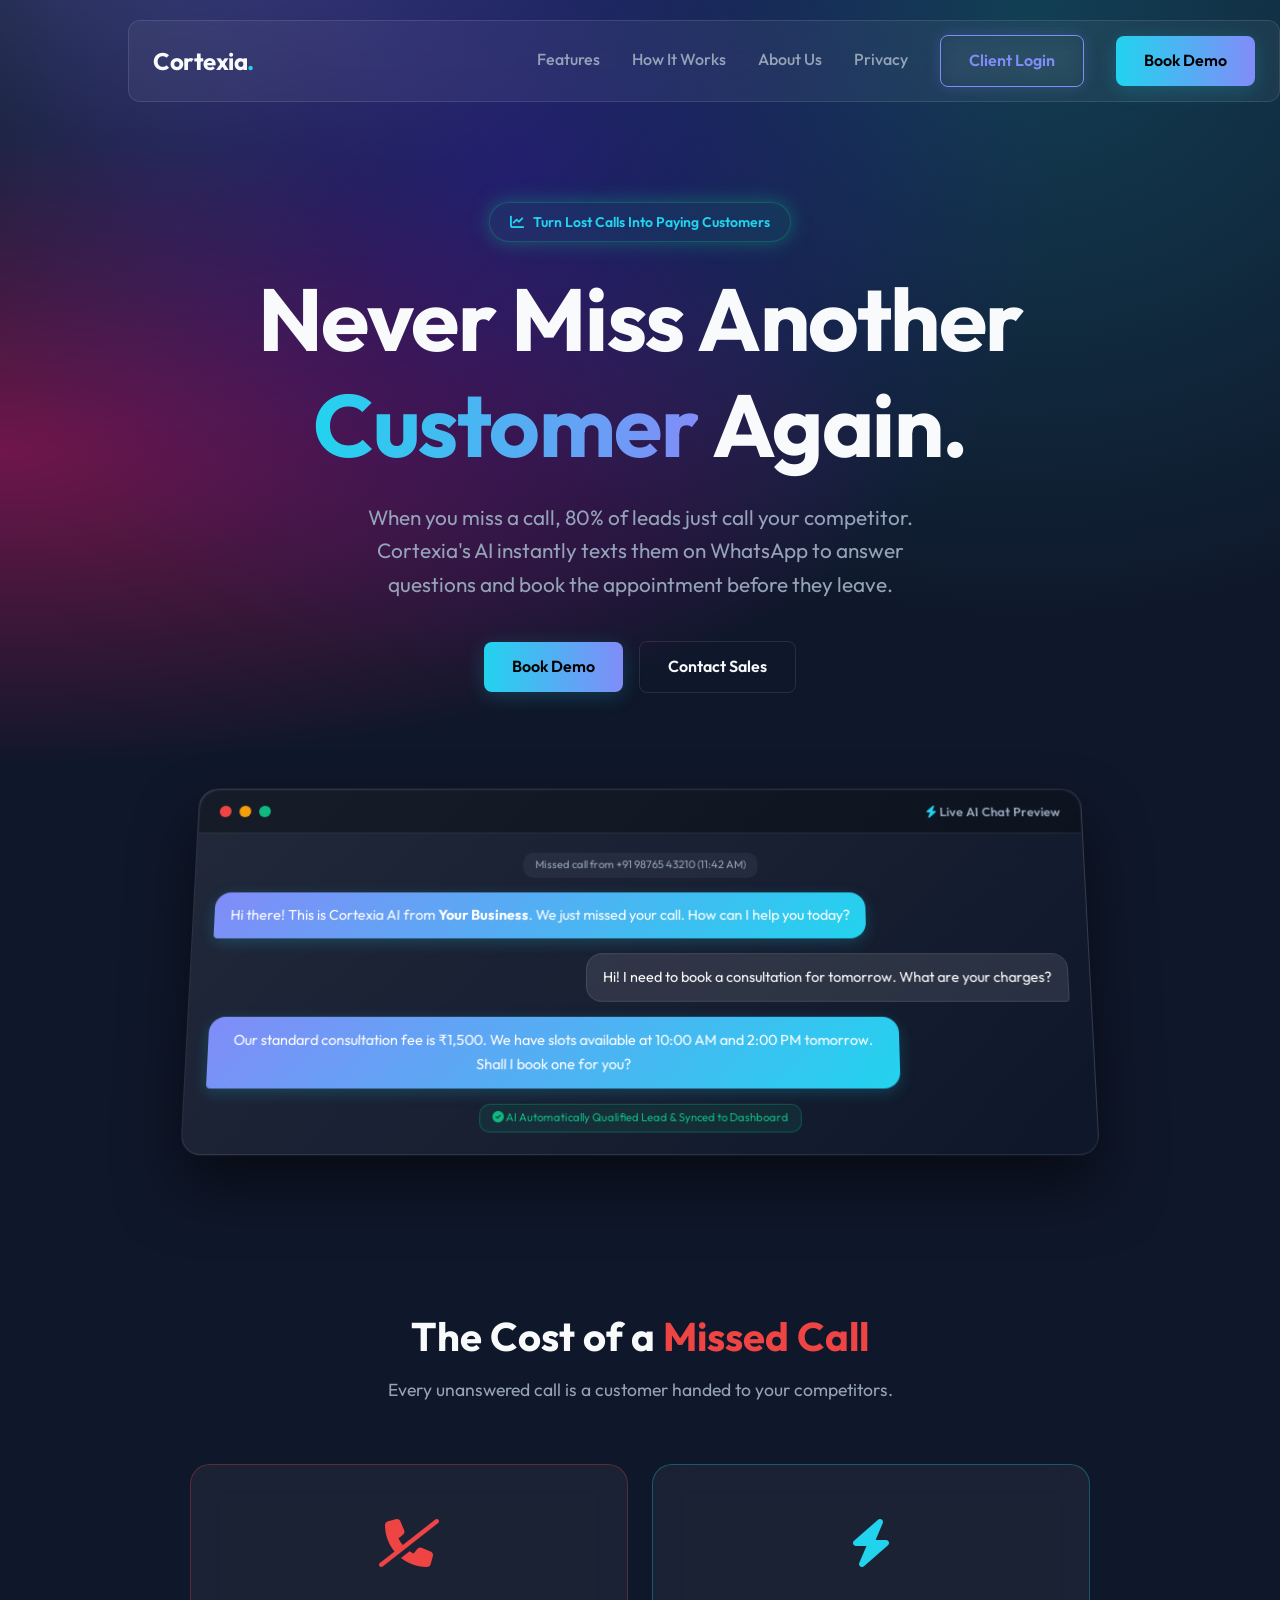
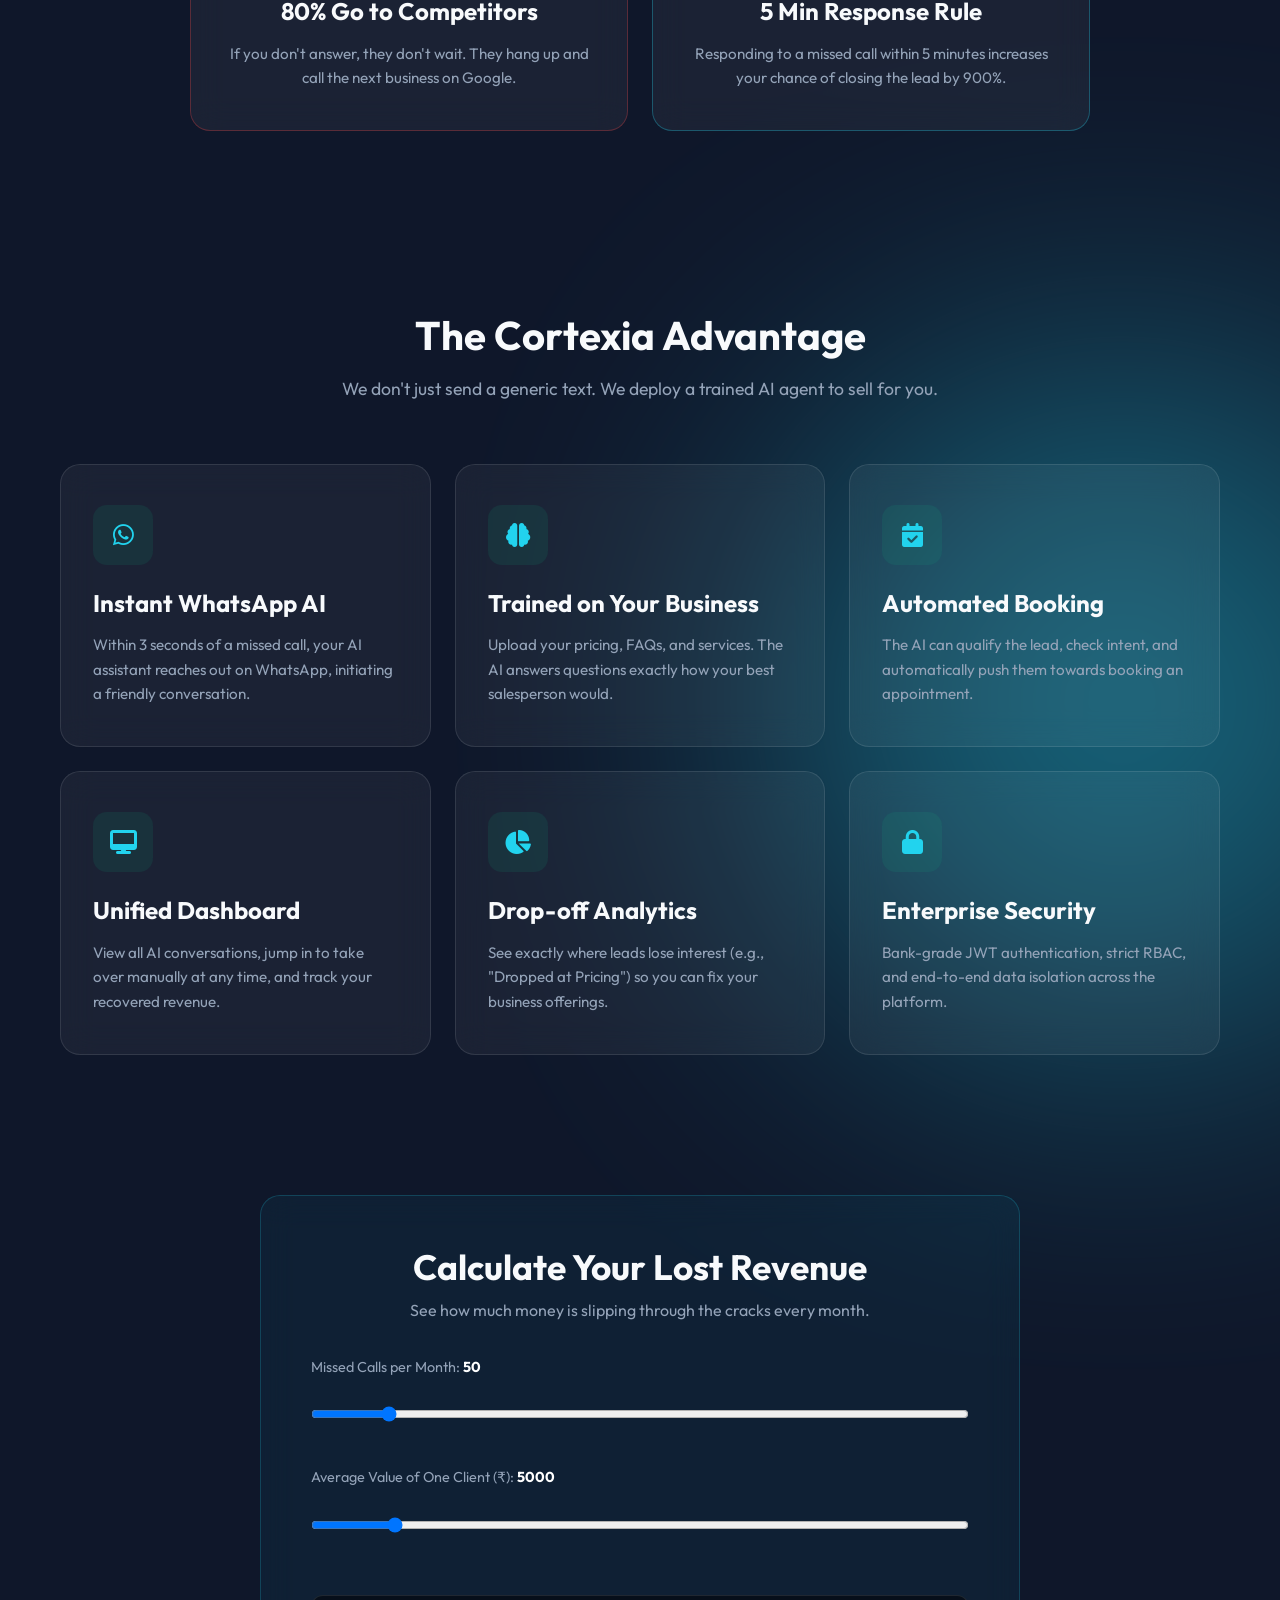
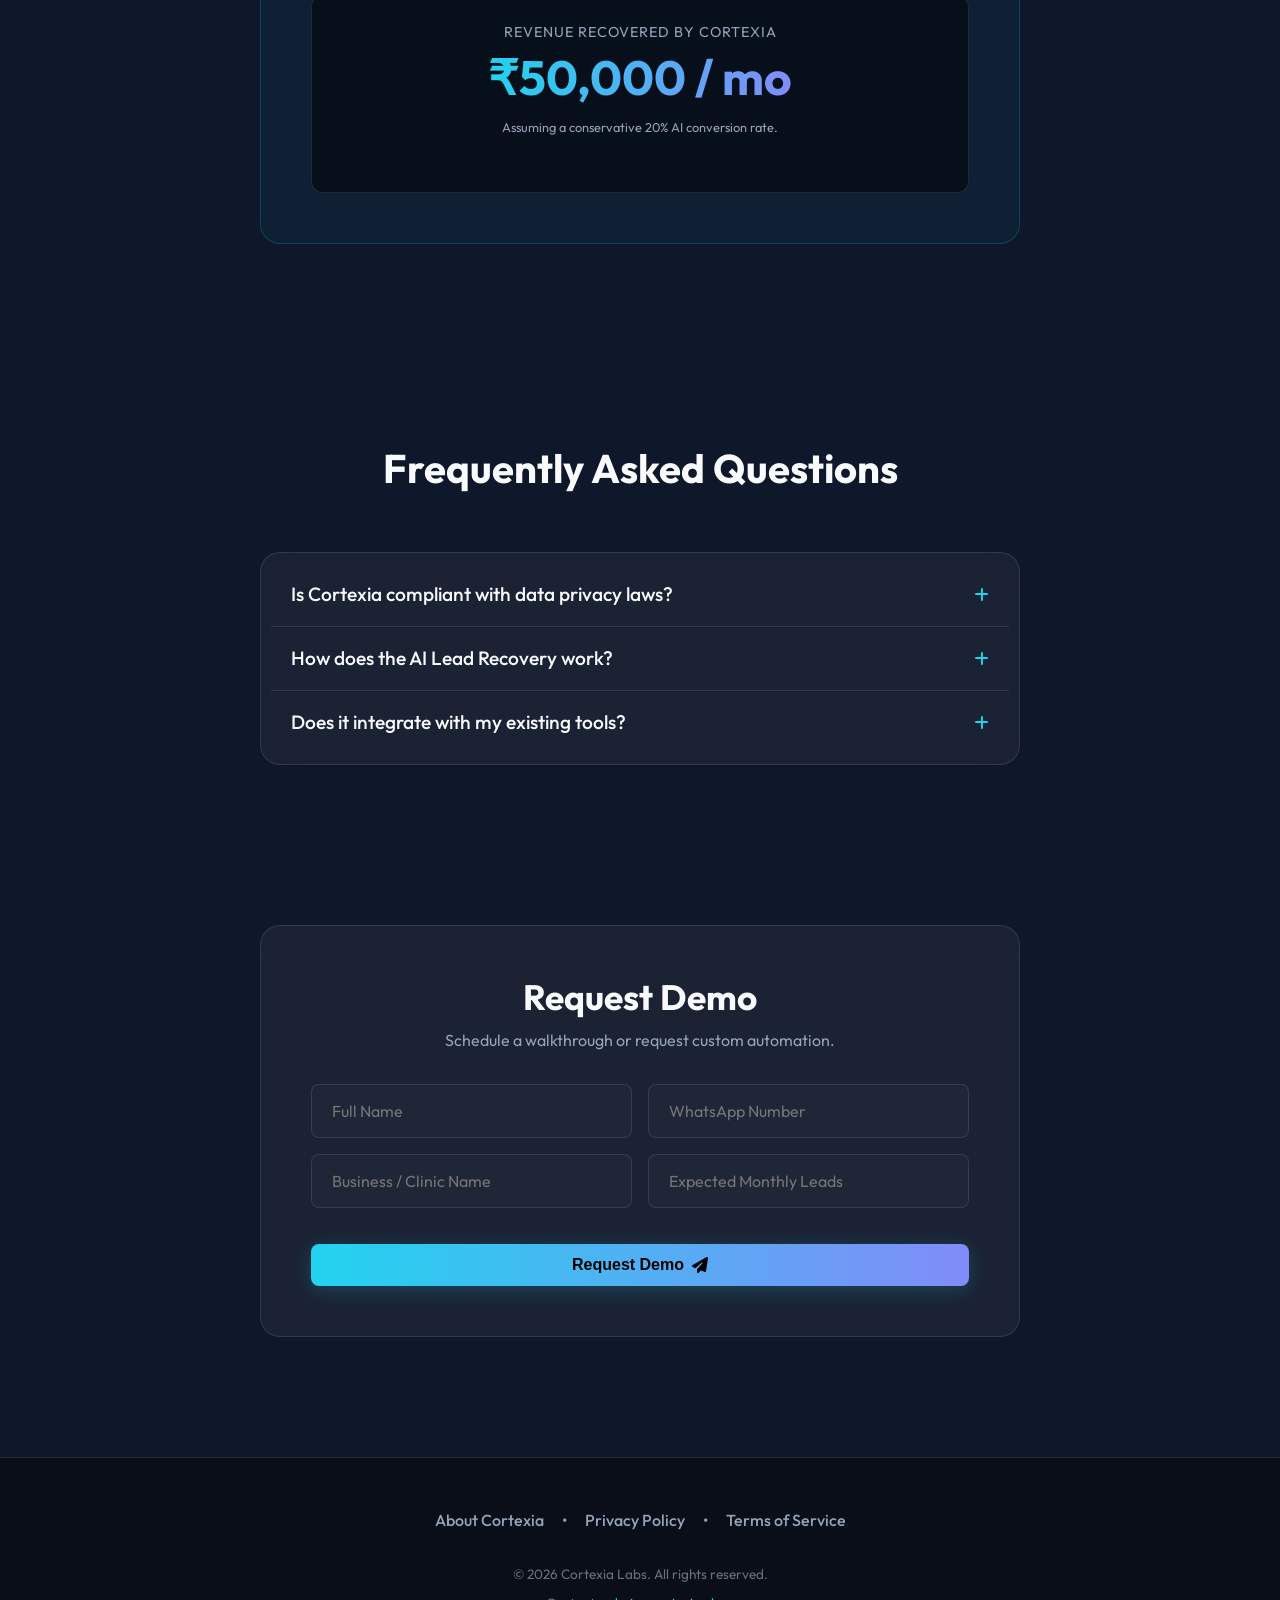
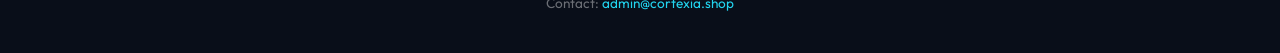
<file: index.html>
<!DOCTYPE html>
<html lang="en">
<head>
    <meta charset="UTF-8">
    <meta name="viewport" content="width=device-width, initial-scale=1.0">
    <title>Cortexia - AI Lead Management System</title>
    <meta name="description" content="AI-powered automated follow-ups and lead management for modern businesses.">
    <link href="https://fonts.googleapis.com/css2?family=Outfit:wght@300;400;500;600;700&display=swap" rel="stylesheet">
    <link rel="stylesheet" href="https://cdnjs.cloudflare.com/ajax/libs/font-awesome/6.4.0/css/all.min.css">
    <link rel="stylesheet" href="style.css">
    <script>
        // Subdomain routing: if user visits app.cortexia.shop directly, take them to the dashboard.
        if (window.location.hostname === 'app.cortexia.shop' && (window.location.pathname === '/' || window.location.pathname === '/index.html')) {
            window.location.replace('/app.html');
        }
    </script>
</head>
<body>
    <div class="blob blob-1"></div>
    <div class="blob blob-2"></div>
    
    <nav class="navbar glass">
        <div class="nav-container">
            <a href="index.html" class="logo">Cortexia<span class="dot">.</span></a>
            <div class="nav-links">
                <a href="index.html#features">Features</a>
                <a href="index.html#how-it-works">How It Works</a>
                <a href="about.html">About Us</a>
                <a href="privacy-policy.html">Privacy</a>
                <a href="app.html" class="btn btn-outline" style="border-color: var(--secondary); color: var(--secondary); box-shadow: 0 0 15px rgba(129, 140, 248, 0.2);">Client Login</a>
                <a href="#contact" class="btn btn-primary" onclick="document.getElementById('contact').scrollIntoView(); return false;">Book Demo</a>
            </div>
            <div class="mobile-menu-btn"><i class="fas fa-bars"></i></div>
        </div>
    </nav>

    <header class="hero">
        <div class="hero-content">
            <div class="badge glow"><i class="fas fa-chart-line"></i> Turn Lost Calls Into Paying Customers</div>
            <h1 class="animate-up">Never Miss Another <br><span class="gradient-text dynamic-text">Customer</span> Again.</h1>
            <p class="animate-up delay-1">When you miss a call, 80% of leads just call your competitor. Cortexia's AI instantly texts them on WhatsApp to answer questions and book the appointment before they leave.</p>
            <div class="hero-actions animate-up delay-2">
                <a href="#contact" class="btn btn-primary" onclick="document.getElementById('contact').scrollIntoView(); return false;">Book Demo</a>
                <a href="#contact" class="btn btn-outline" onclick="document.getElementById('contact').scrollIntoView(); return false;">Contact Sales</a>
            </div>
            

        </div>
        
        <div class="hero-visual animate-fade-in delay-3" id="demo">
            <div class="dashboard-mockup glass interactive">
                <div class="mockup-header">
                    <div class="traffic-lights">
                        <span class="mockup-dot red"></span><span class="mockup-dot yellow"></span><span class="mockup-dot green"></span>
                    </div>
                    <div class="mockup-status"><i class="fas fa-bolt text-green"></i> Live AI Chat Preview</div>
                </div>
                <div class="mockup-body" style="padding: 20px;">
                    <!-- Simulated WhatsApp Chat -->
                    <div style="display: flex; flex-direction: column; gap: 15px;">
                        <div style="align-self: center; font-size: 0.7rem; color: #94A3B8; background: rgba(255,255,255,0.05); padding: 4px 12px; border-radius: 10px;">Missed call from +91 98765 43210 (11:42 AM)</div>
                        
                        <div style="align-self: flex-start; max-width: 80%; background: linear-gradient(135deg, var(--secondary), var(--primary)); color: #fff; padding: 12px 16px; border-radius: 16px 16px 16px 4px; font-size: 0.9rem; box-shadow: 0 4px 15px rgba(34, 211, 238, 0.2);">
                            Hi there! This is Cortexia AI from <strong>Your Business</strong>. We just missed your call. How can I help you today?
                        </div>
                        
                        <div style="align-self: flex-end; max-width: 80%; background: rgba(255,255,255,0.1); color: #fff; padding: 12px 16px; border-radius: 16px 16px 4px 16px; font-size: 0.9rem; border: 1px solid rgba(255,255,255,0.1);">
                            Hi! I need to book a consultation for tomorrow. What are your charges?
                        </div>
                        
                        <div style="align-self: flex-start; max-width: 80%; background: linear-gradient(135deg, var(--secondary), var(--primary)); color: #fff; padding: 12px 16px; border-radius: 16px 16px 16px 4px; font-size: 0.9rem; box-shadow: 0 4px 15px rgba(34, 211, 238, 0.2);">
                            Our standard consultation fee is ₹1,500. We have slots available at 10:00 AM and 2:00 PM tomorrow. Shall I book one for you?
                        </div>
                        
                        <div style="align-self: center; font-size: 0.7rem; color: #10B981; background: rgba(16,185,129,0.1); border: 1px solid rgba(16,185,129,0.3); padding: 4px 12px; border-radius: 10px;"><i class="fas fa-check-circle"></i> AI Automatically Qualified Lead & Synced to Dashboard</div>
                    </div>
                </div>
            </div>
        </div>
    </header>

    <section id="problem" class="timeline-section">
        <div class="section-title">
            <h2>The Cost of a <span style="color: #ef4444;">Missed Call</span></h2>
            <p>Every unanswered call is a customer handed to your competitors.</p>
        </div>
        <div class="features-grid" style="max-width: 900px; margin: 0 auto;">
            <div class="feature-card glass" style="border-color: rgba(239, 68, 68, 0.3); text-align: center;">
                <div style="font-size: 3rem; color: #ef4444; margin-bottom: 15px;"><i class="fas fa-phone-slash"></i></div>
                <h3>80% Go to Competitors</h3>
                <p>If you don't answer, they don't wait. They hang up and call the next business on Google.</p>
            </div>
            <div class="feature-card glass" style="border-color: rgba(34, 211, 238, 0.3); text-align: center;">
                <div style="font-size: 3rem; color: var(--primary); margin-bottom: 15px;"><i class="fas fa-bolt"></i></div>
                <h3>5 Min Response Rule</h3>
                <p>Responding to a missed call within 5 minutes increases your chance of closing the lead by 900%.</p>
            </div>
        </div>
    </section>

    <section id="features" class="features">
        <div class="section-title">
            <h2>The Cortexia Advantage</h2>
            <p>We don't just send a generic text. We deploy a trained AI agent to sell for you.</p>
        </div>
        <div class="features-grid">
            <div class="feature-card glass">
                <div class="feature-icon"><i class="fab fa-whatsapp"></i></div>
                <h3>Instant WhatsApp AI</h3>
                <p>Within 3 seconds of a missed call, your AI assistant reaches out on WhatsApp, initiating a friendly conversation.</p>
            </div>
            <div class="feature-card glass">
                <div class="feature-icon"><i class="fas fa-brain"></i></div>
                <h3>Trained on Your Business</h3>
                <p>Upload your pricing, FAQs, and services. The AI answers questions exactly how your best salesperson would.</p>
            </div>
            <div class="feature-card glass">
                <div class="feature-icon"><i class="fas fa-calendar-check"></i></div>
                <h3>Automated Booking</h3>
                <p>The AI can qualify the lead, check intent, and automatically push them towards booking an appointment.</p>
            </div>
            <div class="feature-card glass">
                <div class="feature-icon"><i class="fas fa-desktop"></i></div>
                <h3>Unified Dashboard</h3>
                <p>View all AI conversations, jump in to take over manually at any time, and track your recovered revenue.</p>
            </div>
            <div class="feature-card glass">
                <div class="feature-icon"><i class="fas fa-chart-pie"></i></div>
                <h3>Drop-off Analytics</h3>
                <p>See exactly where leads lose interest (e.g., "Dropped at Pricing") so you can fix your business offerings.</p>
            </div>
            <div class="feature-card glass">
                <div class="feature-icon"><i class="fas fa-lock"></i></div>
                <h3>Enterprise Security</h3>
                <p>Bank-grade JWT authentication, strict RBAC, and end-to-end data isolation across the platform.</p>
            </div>
        </div>
    </section>

    <section id="roi" class="interactive-form-section" style="padding-top: 40px;">
        <div class="form-container glass" style="background: rgba(34, 211, 238, 0.05); border-color: rgba(34, 211, 238, 0.2);">
            <h2>Calculate Your Lost Revenue</h2>
            <p>See how much money is slipping through the cracks every month.</p>
            
            <div style="text-align: left; margin-top: 30px;">
                <label style="color: var(--text-secondary); font-size: 0.9rem;">Missed Calls per Month: <span id="missed-calls-val" style="color: #fff; font-weight: bold;">50</span></label>
                <input type="range" id="missed-calls" min="10" max="500" value="50" style="width: 100%; margin: 10px 0 25px;" oninput="document.getElementById('missed-calls-val').innerText = this.value; calculateROI();">
                
                <label style="color: var(--text-secondary); font-size: 0.9rem;">Average Value of One Client (₹): <span id="client-val-display" style="color: #fff; font-weight: bold;">5000</span></label>
                <input type="range" id="client-value" min="500" max="50000" step="500" value="5000" style="width: 100%; margin: 10px 0 25px;" oninput="document.getElementById('client-val-display').innerText = this.value; calculateROI();">
            </div>
            
            <div style="background: rgba(0,0,0,0.5); padding: 25px; border-radius: 12px; border: 1px solid rgba(255,255,255,0.1); margin-top: 20px;">
                <p style="font-size: 0.9rem; text-transform: uppercase; letter-spacing: 1px; color: var(--text-secondary); margin-bottom: 5px;">Revenue Recovered by Cortexia</p>
                <h3 id="roi-result" class="gradient-text" style="font-size: 3rem;">₹50,000 / mo</h3>
                <p style="font-size: 0.8rem; color: var(--text-secondary); margin-top: 10px;">Assuming a conservative 20% AI conversion rate.</p>
            </div>
        </div>
        
        <script>
            function calculateROI() {
                const calls = parseInt(document.getElementById('missed-calls').value);
                const val = parseInt(document.getElementById('client-value').value);
                const recovered = calls * 0.20 * val; // 20% conversion
                document.getElementById('roi-result').innerText = '₹' + recovered.toLocaleString('en-IN') + ' / mo';
            }
        </script>
    </section>

    <section id="faq" class="faq-section">
        <div class="section-title">
            <h2>Frequently Asked Questions</h2>
        </div>
        <div class="faq-accordion glass">
            <div class="faq-item">
                <div class="faq-question">
                    <h4>Is Cortexia compliant with data privacy laws?</h4>
                    <i class="fas fa-plus"></i>
                </div>
                <div class="faq-answer">
                    <p>Yes. Cortexia is a product of Cortexia Labs, maintaining strict privacy protocols, encryption standards, and adherence to business regulations including ISO 27001 guidelines.</p>
                </div>
            </div>
            <div class="faq-item">
                <div class="faq-question">
                    <h4>How does the AI Lead Recovery work?</h4>
                    <i class="fas fa-plus"></i>
                </div>
                <div class="faq-answer">
                    <p>Our intelligent system detects when a customer engagement is missed (like a dropped call) and instantly executes a pre-built automation workflow to re-engage them via chat or SMS.</p>
                </div>
            </div>
            <div class="faq-item">
                <div class="faq-question">
                    <h4>Does it integrate with my existing tools?</h4>
                    <i class="fas fa-plus"></i>
                </div>
                <div class="faq-answer">
                    <p>Absolutely. We feature seamless APIs and webhook capabilities to integrate with 90% of popular CRM platforms and marketing stacks instantly.</p>
                </div>
            </div>
        </div>
    </section>

    <section id="contact" class="interactive-form-section">
        <div class="form-container glass">
            <h2>Request Demo</h2>
            <p>Schedule a walkthrough or request custom automation.</p>
            <form id="contact-form" onsubmit="submitForm(event)">
                <input type="hidden" name="access_key" value="8a578693-04df-4047-bbc5-68f56ccd17aa">
                <input type="hidden" name="subject" value="New Demo Request for Cortexia">
                <div class="input-group">
                    <input type="text" name="name" id="name" placeholder="Full Name" required>
                    <input type="text" name="phone" id="phone" placeholder="WhatsApp Number" required>
                </div>
                <div class="input-group">
                    <input type="text" name="company" id="company" placeholder="Business / Clinic Name" required>
                    <input type="number" name="leads" id="leads" placeholder="Expected Monthly Leads" required>
                </div>
                <button type="submit" class="btn btn-primary" id="submit-btn" style="width: 100%; margin-top: 20px;">
                    Request Demo <i class="fas fa-paper-plane" style="margin-left: 8px;"></i>
                </button>
                <div class="success-message" id="success-msg" style="display: none; color: var(--primary); margin-top: 15px; text-align: center;">
                    <i class="fas fa-check-circle"></i> Request received. A Cortexia representative will contact you shortly.
                </div>
            </form>
        </div>
    </section>

    <footer class="footer">
        <div class="footer-links">
            <a href="about.html">About Cortexia</a> •
            <a href="privacy-policy.html">Privacy Policy</a> •
            <a href="terms-of-service.html">Terms of Service</a>
        </div>
        <div class="footer-bottom">
            <p>&copy; 2026 Cortexia Labs. All rights reserved.</p>

            <p>Contact: <a href="mailto:admin@cortexia.shop">admin@cortexia.shop</a></p>
        </div>
    </footer>

    <script src="script.js"></script>
</body>
</html>
</file>
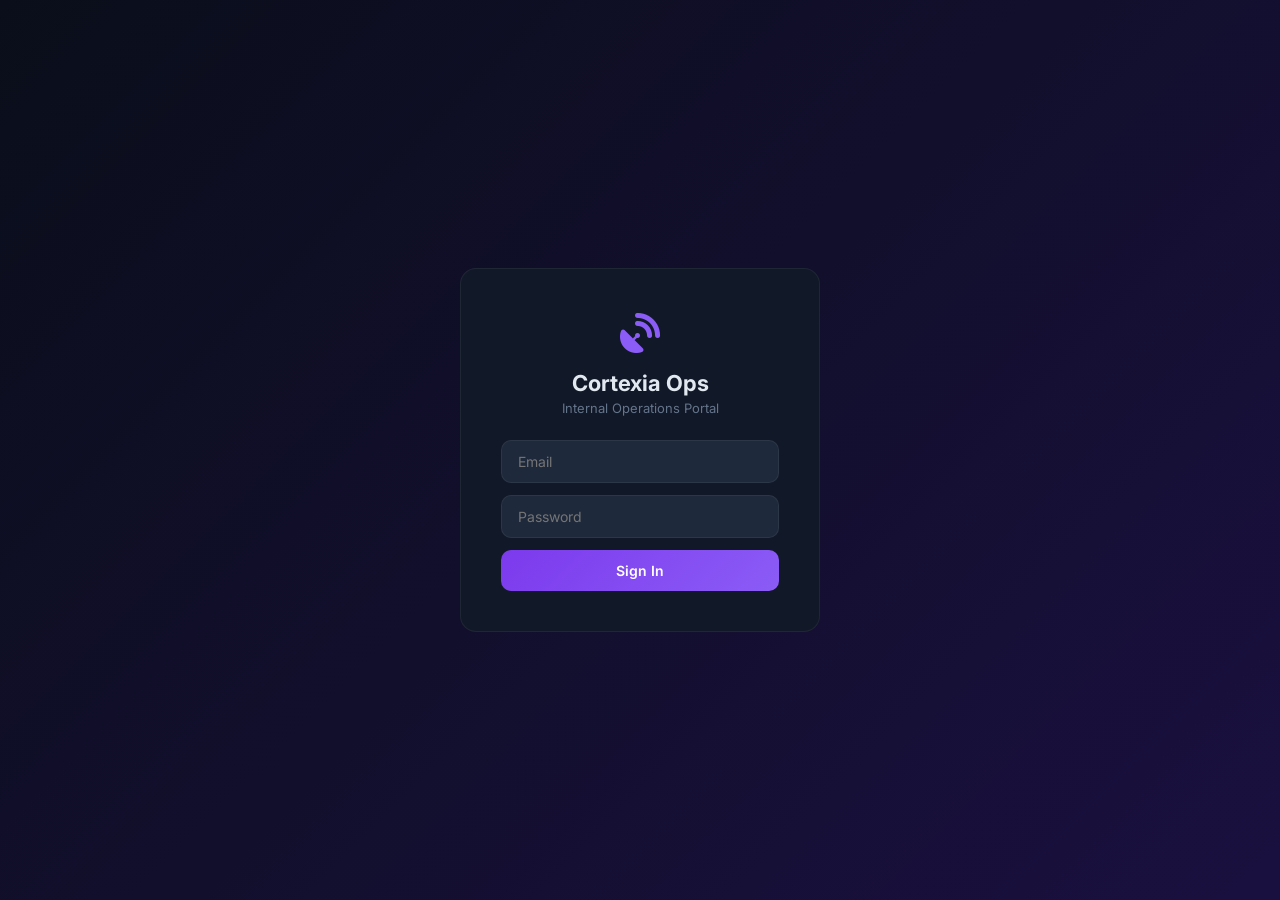
<file: admin/index.html>
<!DOCTYPE html>
<html lang="en">
<head>
  <meta charset="UTF-8">
  <meta name="viewport" content="width=device-width,initial-scale=1">
  <title>Cortexia Ops — Internal Dashboard</title>
  <link href="https://fonts.googleapis.com/css2?family=Inter:wght@400;500;600;700&display=swap" rel="stylesheet">
  <link href="https://cdnjs.cloudflare.com/ajax/libs/font-awesome/6.5.0/css/all.min.css" rel="stylesheet">
  <link rel="stylesheet" href="admin.css">
</head>
<body>

<!-- LOGIN -->
<div id="login-screen" class="login-screen">
  <div class="login-card">
    <div class="login-logo"><i class="fas fa-satellite-dish"></i></div>
    <h1>Cortexia Ops</h1>
    <p class="login-sub">Internal Operations Portal</p>
    <div id="login-error" class="login-error"></div>
    <form onsubmit="event.preventDefault();adminLogin()">
      <input type="text" id="login-email" placeholder="Email" autocomplete="username">
      <input type="password" id="login-password" placeholder="Password" autocomplete="current-password">
      <button type="submit" id="login-btn">Sign In</button>
    </form>
  </div>
</div>

<!-- MAIN SHELL -->
<div id="app" class="app" style="display:none">
  <!-- Top Bar -->
  <header class="topbar">
    <div class="topbar-left">
      <i class="fas fa-satellite-dish topbar-icon"></i>
      <span class="topbar-title">Cortexia Ops</span>
    </div>
    <div class="topbar-right">
      <span id="admin-name" class="admin-name"></span>
      <button class="btn-icon" onclick="adminLogout()" title="Logout"><i class="fas fa-sign-out-alt"></i></button>
    </div>
  </header>

  <!-- Sidebar Nav -->
  <nav class="sidebar">
    <button class="nav-item active" data-tab="dashboard" onclick="switchTab('dashboard')"><i class="fas fa-chart-pie"></i><span>Dashboard</span></button>
    <button class="nav-item" data-tab="devices" onclick="switchTab('devices')"><i class="fas fa-mobile-alt"></i><span>Devices</span><span id="pending-badge" class="badge" style="display:none">0</span></button>
    <button class="nav-item" data-tab="businesses" onclick="switchTab('businesses')"><i class="fas fa-building"></i><span>Businesses</span></button>
    <button class="nav-item" data-tab="alerts" onclick="switchTab('alerts')"><i class="fas fa-bell"></i><span>Alerts</span></button>
  </nav>

  <!-- Content -->
  <main class="content">
    <!-- DASHBOARD -->
    <section id="tab-dashboard" class="tab-content active">
      <h2>Dashboard</h2>
      <div class="stats-grid" id="stats-grid">
        <div class="stat-card"><div class="stat-icon" style="background:rgba(79,70,229,.15);color:#7C3AED"><i class="fas fa-building"></i></div><div class="stat-body"><div class="stat-value" id="stat-businesses">—</div><div class="stat-label">Businesses</div></div></div>
        <div class="stat-card"><div class="stat-icon" style="background:rgba(16,185,129,.15);color:#10B981"><i class="fas fa-mobile-alt"></i></div><div class="stat-body"><div class="stat-value" id="stat-devices">—</div><div class="stat-label">Active Devices</div></div></div>
        <div class="stat-card accent"><div class="stat-icon" style="background:rgba(245,158,11,.15);color:#F59E0B"><i class="fas fa-clock"></i></div><div class="stat-body"><div class="stat-value" id="stat-pending">—</div><div class="stat-label">Pending Approval</div></div></div>
        <div class="stat-card"><div class="stat-icon" style="background:rgba(239,68,68,.15);color:#EF4444"><i class="fas fa-exclamation-triangle"></i></div><div class="stat-body"><div class="stat-value" id="stat-alerts">—</div><div class="stat-label">Active Alerts</div></div></div>
        <div class="stat-card"><div class="stat-icon" style="background:rgba(59,130,246,.15);color:#3B82F6"><i class="fas fa-phone-missed"></i></div><div class="stat-body"><div class="stat-value" id="stat-missed-today">—</div><div class="stat-label">Missed Calls Today</div></div></div>
        <div class="stat-card"><div class="stat-icon" style="background:rgba(139,92,246,.15);color:#8B5CF6"><i class="fas fa-user-plus"></i></div><div class="stat-body"><div class="stat-value" id="stat-leads-today">—</div><div class="stat-label">Leads Today</div></div></div>
      </div>

      <!-- Pending Approvals Quick List -->
      <div class="section-card" id="pending-section" style="display:none">
        <h3><i class="fas fa-clock" style="color:#F59E0B;margin-right:8px"></i>Pending Device Approvals</h3>
        <div id="pending-list" class="device-list"></div>
      </div>
    </section>

    <!-- DEVICES -->
    <section id="tab-devices" class="tab-content">
      <div class="tab-header">
        <h2>Devices</h2>
        <div class="filter-bar">
          <button class="filter-chip active" onclick="filterDevices('all')">All</button>
          <button class="filter-chip" onclick="filterDevices('PENDING_APPROVAL')">Pending</button>
          <button class="filter-chip" onclick="filterDevices('APPROVED')">Active</button>
          <button class="filter-chip" onclick="filterDevices('REJECTED')">Rejected</button>
        </div>
      </div>
      <div id="devices-list" class="device-list"></div>
    </section>

    <!-- BUSINESSES -->
    <section id="tab-businesses" class="tab-content">
      <h2>Businesses</h2>
      <div id="businesses-list" class="device-list"></div>
    </section>

    <!-- ALERTS -->
    <section id="tab-alerts" class="tab-content">
      <h2>Alerts</h2>
      <div id="alerts-list" class="device-list"><div class="empty-state"><i class="fas fa-check-circle"></i><p>No active alerts</p></div></div>
    </section>
  </main>
</div>

<script src="admin.js"></script>
</body>
</html>
</file>
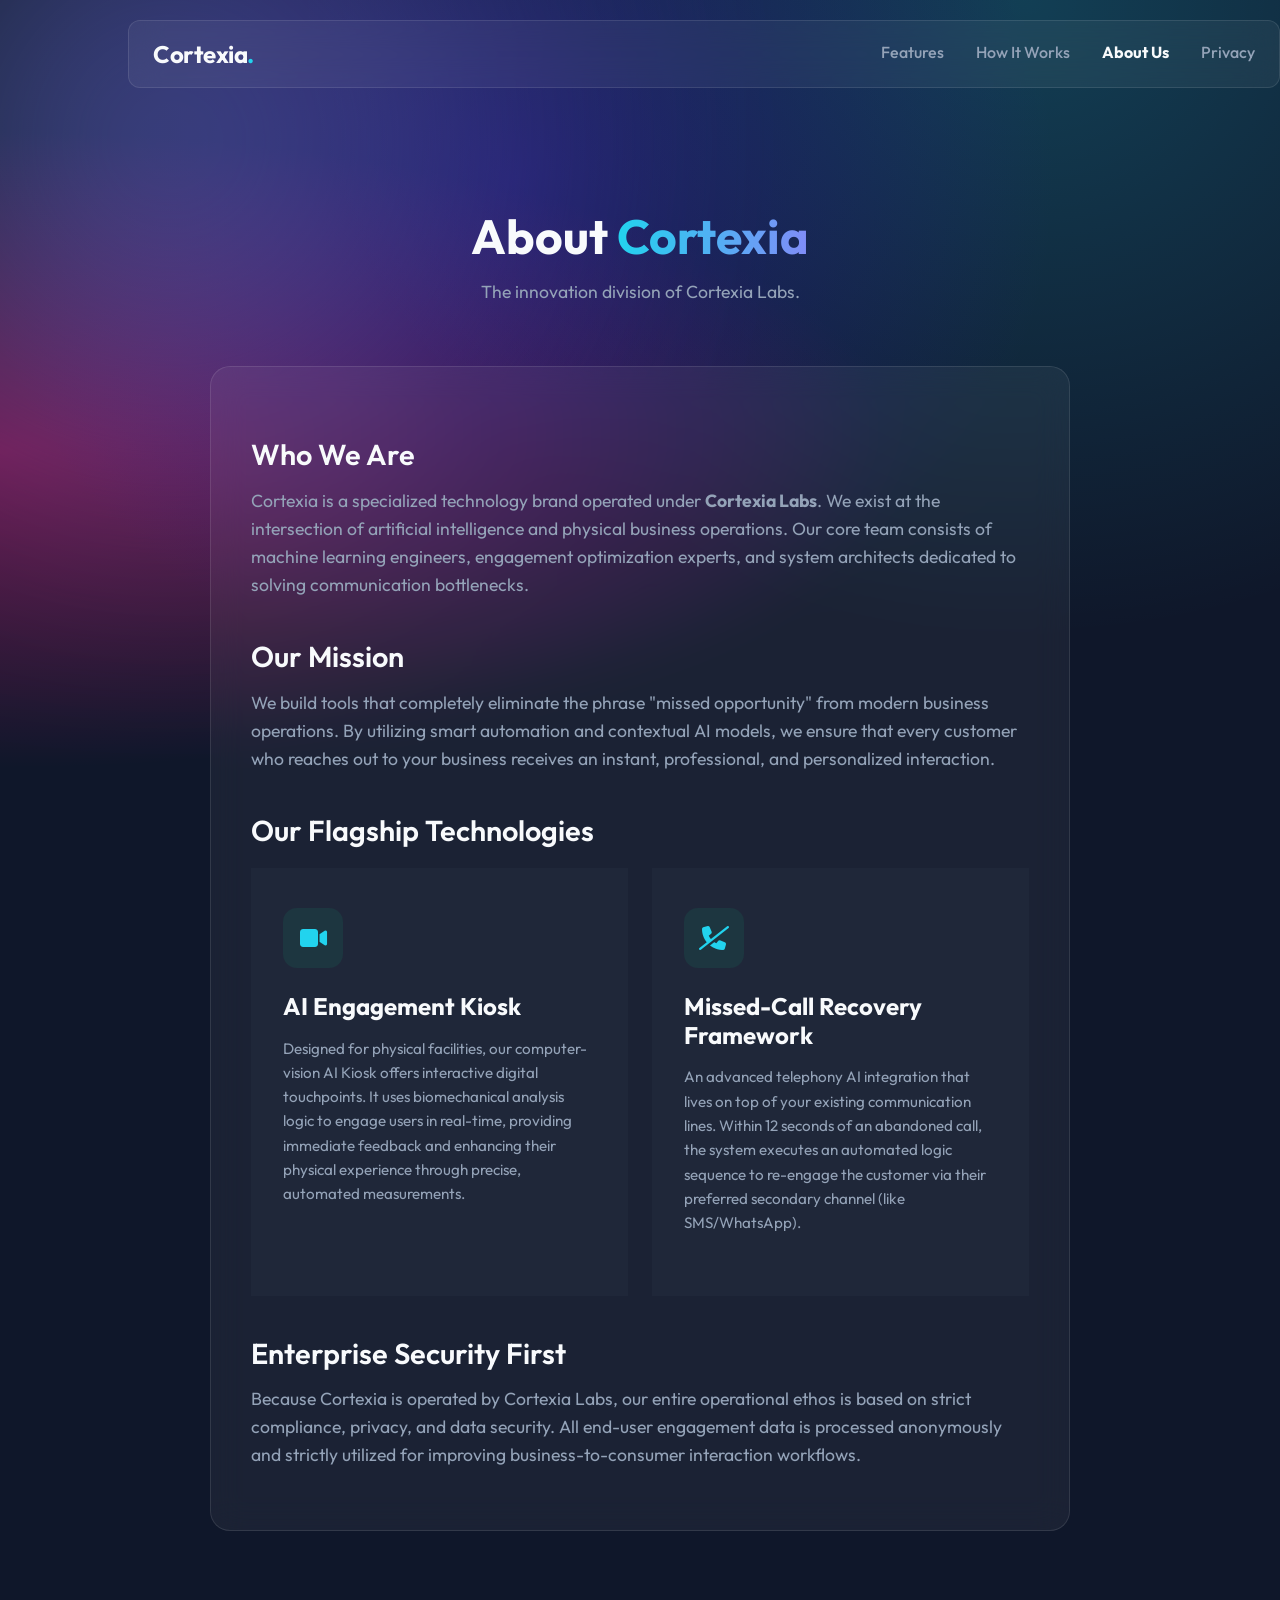
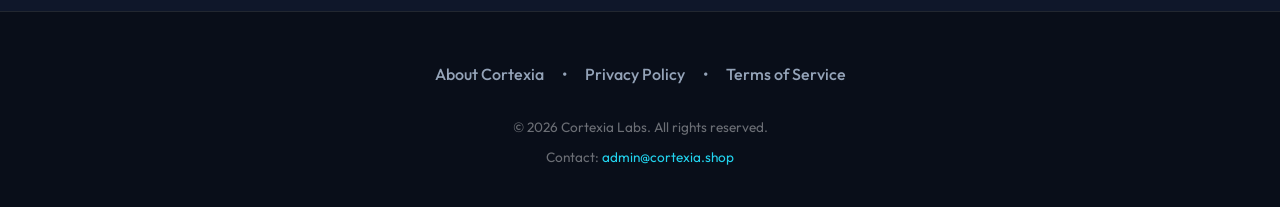
<file: about.html>
<!DOCTYPE html>
<html lang="en">
<head>
    <meta charset="UTF-8">
    <meta name="viewport" content="width=device-width, initial-scale=1.0">
    <title>About Us | Cortexia</title>
    <link href="https://fonts.googleapis.com/css2?family=Outfit:wght@300;400;500;600;700&display=swap" rel="stylesheet">
    <link rel="stylesheet" href="https://cdnjs.cloudflare.com/ajax/libs/font-awesome/6.4.0/css/all.min.css">
    <link rel="stylesheet" href="style.css">
</head>
<body>
    <div class="blob blob-1"></div>
    <nav class="navbar glass">
        <div class="nav-container">
            <a href="index.html" class="logo">Cortexia<span class="dot">.</span></a>
            <div class="nav-links">
                <a href="index.html#features">Features</a>
                <a href="index.html#how-it-works">How It Works</a>
                <a href="about.html" style="color: var(--text-primary); font-weight: 700;">About Us</a>
                <a href="privacy-policy.html">Privacy</a>
            </div>
        </div>
    </nav>

    <div class="page-header">
        <h1>About <span class="gradient-text">Cortexia</span></h1>
        <p>The innovation division of Cortexia Labs.</p>
    </div>

    <div class="content-wrapper">
        <div class="content-block glass">
            <h2>Who We Are</h2>
            <p>Cortexia is a specialized technology brand operated under <strong>Cortexia Labs</strong>. We exist at the intersection of artificial intelligence and physical business operations. Our core team consists of machine learning engineers, engagement optimization experts, and system architects dedicated to solving communication bottlenecks.</p>
            
            <h2 style="margin-top: 40px;">Our Mission</h2>
            <p>We build tools that completely eliminate the phrase "missed opportunity" from modern business operations. By utilizing smart automation and contextual AI models, we ensure that every customer who reaches out to your business receives an instant, professional, and personalized interaction.</p>
            
            <h2 style="margin-top: 40px;">Our Flagship Technologies</h2>
            <div class="features-grid" style="margin-top: 20px;">
                <div class="feature-card" style="background: rgba(255,255,255,0.02)">
                    <div class="feature-icon"><i class="fas fa-video"></i></div>
                    <h3>AI Engagement Kiosk</h3>
                    <p>Designed for physical facilities, our computer-vision AI Kiosk offers interactive digital touchpoints. It uses biomechanical analysis logic to engage users in real-time, providing immediate feedback and enhancing their physical experience through precise, automated measurements.</p>
                </div>
                <div class="feature-card" style="background: rgba(255,255,255,0.02)">
                    <div class="feature-icon"><i class="fas fa-phone-slash"></i></div>
                    <h3>Missed-Call Recovery Framework</h3>
                    <p>An advanced telephony AI integration that lives on top of your existing communication lines. Within 12 seconds of an abandoned call, the system executes an automated logic sequence to re-engage the customer via their preferred secondary channel (like SMS/WhatsApp).</p>
                </div>
            </div>

            <h2 style="margin-top: 40px;">Enterprise Security First</h2>
            <p>Because Cortexia is operated by Cortexia Labs, our entire operational ethos is based on strict compliance, privacy, and data security. All end-user engagement data is processed anonymously and strictly utilized for improving business-to-consumer interaction workflows.</p>
        </div>
    </div>

    <footer class="footer">
        <div class="footer-links">
            <a href="about.html">About Cortexia</a> •
            <a href="privacy-policy.html">Privacy Policy</a> •
            <a href="terms-of-service.html">Terms of Service</a>
        </div>
        <div class="footer-bottom">
            <p>&copy; 2026 Cortexia Labs. All rights reserved.</p>
            <p>Contact: <a href="mailto:admin@cortexia.shop">admin@cortexia.shop</a></p>
        </div>
    </footer>
    <script src="script.js"></script>
</body>
</html>
</file>
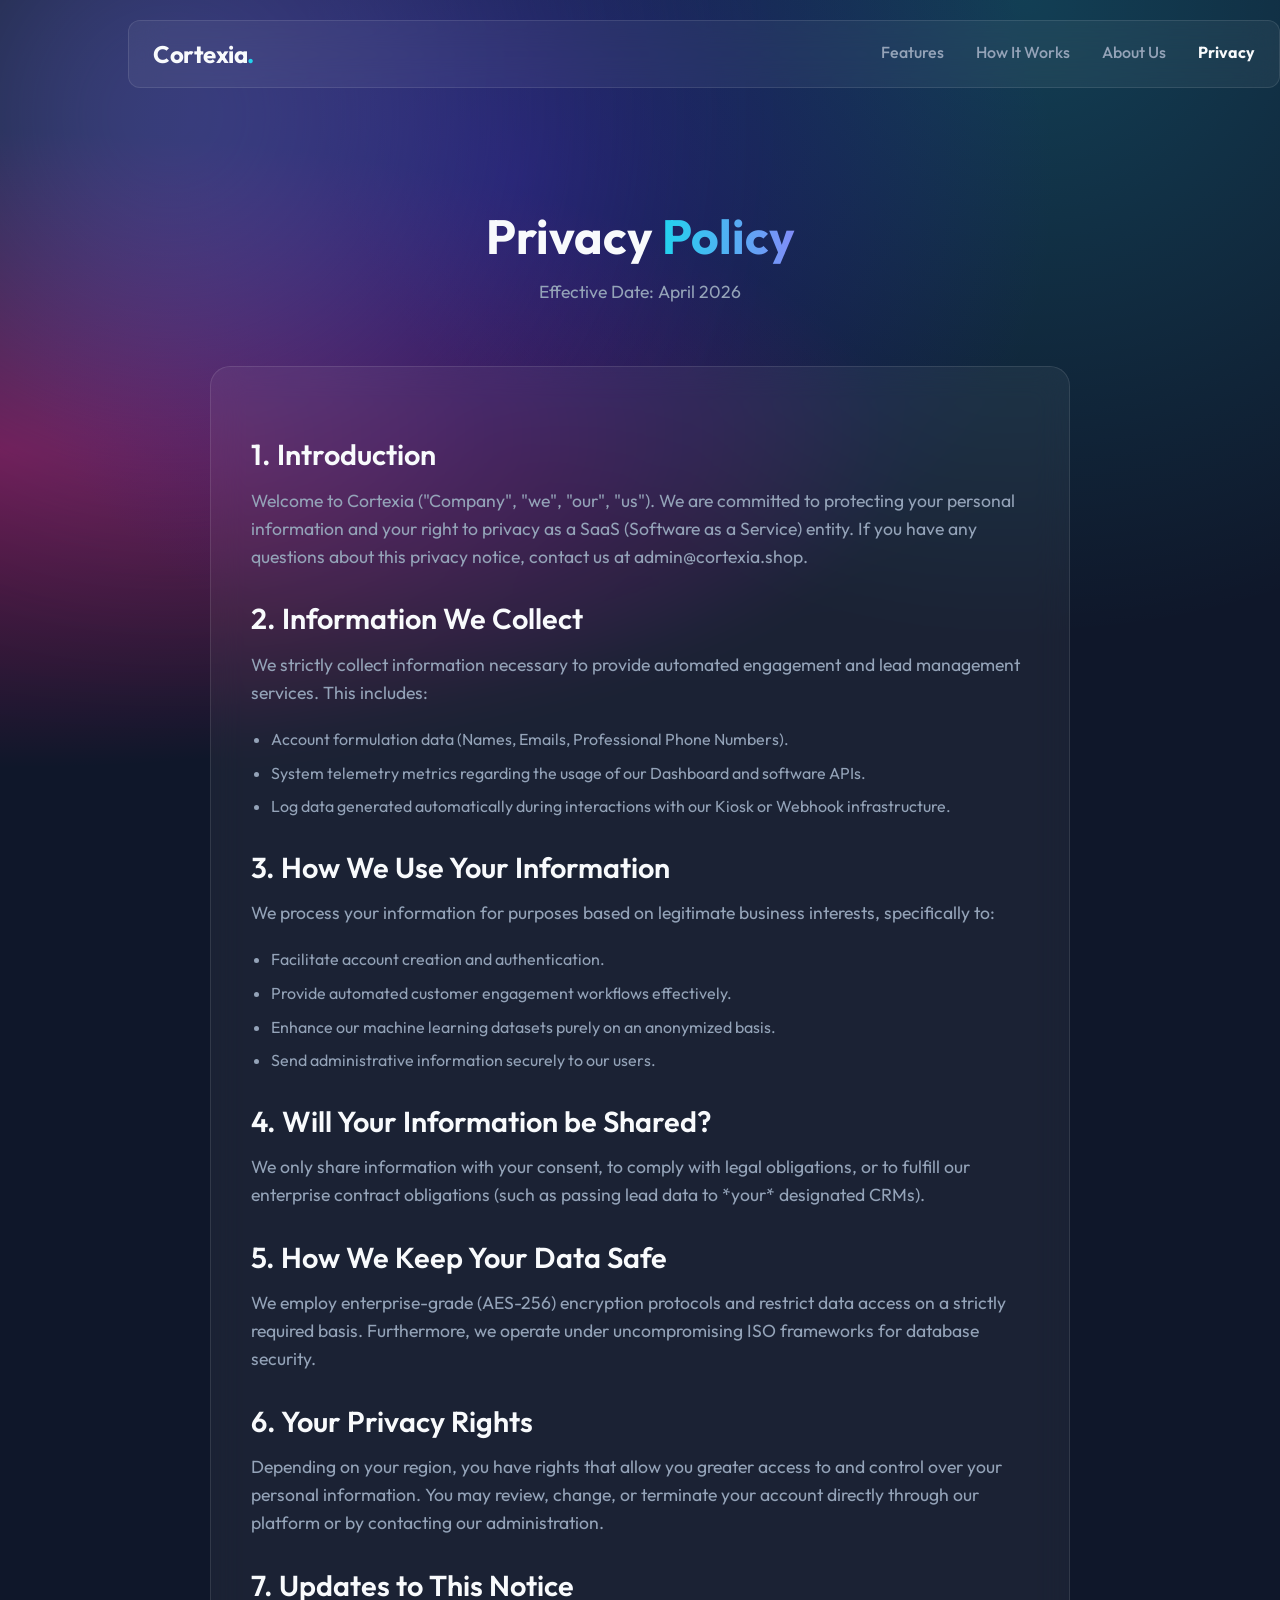
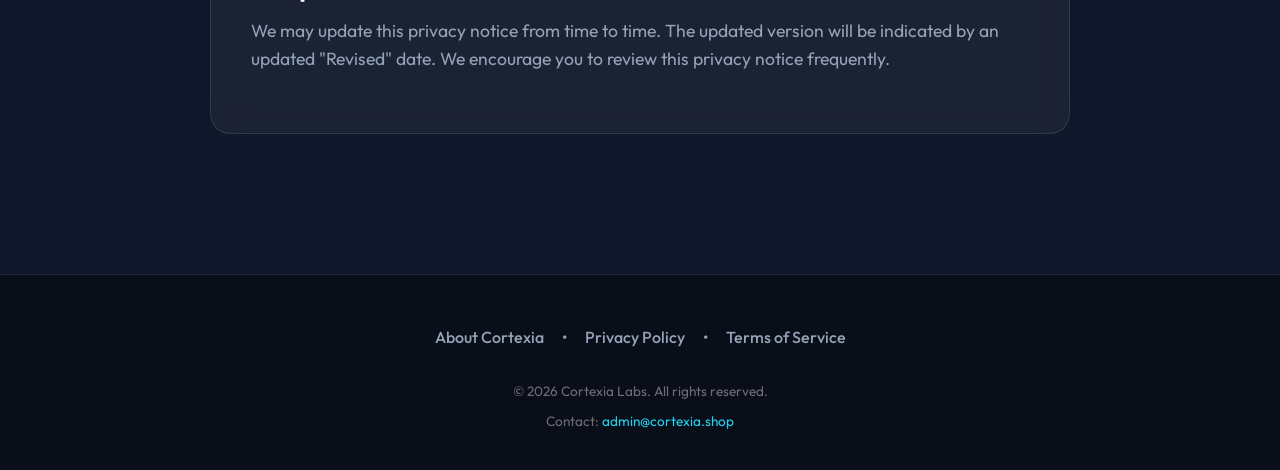
<file: privacy-policy.html>
<!DOCTYPE html>
<html lang="en">
<head>
    <meta charset="UTF-8">
    <meta name="viewport" content="width=device-width, initial-scale=1.0">
    <title>Privacy Policy | Cortexia</title>
    <link href="https://fonts.googleapis.com/css2?family=Outfit:wght@300;400;500;600;700&display=swap" rel="stylesheet">
    <link rel="stylesheet" href="style.css">
</head>
<body>
    <div class="blob blob-1"></div>
    <nav class="navbar glass">
        <div class="nav-container">
            <a href="index.html" class="logo">Cortexia<span class="dot">.</span></a>
            <div class="nav-links">
                <a href="index.html#features">Features</a>
                <a href="index.html#how-it-works">How It Works</a>
                <a href="about.html">About Us</a>
                <a href="privacy-policy.html" style="color: var(--text-primary); font-weight: 700;">Privacy</a>
            </div>
        </div>
    </nav>

    <div class="page-header">
        <h1>Privacy <span class="gradient-text">Policy</span></h1>
        <p>Effective Date: April 2026</p>
    </div>

    <div class="content-wrapper">
        <div class="content-block glass text-left">
            <h2>1. Introduction</h2>
            <p>Welcome to Cortexia ("Company", "we", "our", "us"). We are committed to protecting your personal information and your right to privacy as a SaaS (Software as a Service) entity. If you have any questions about this privacy notice, contact us at admin@cortexia.shop.</p>
            
            <h2>2. Information We Collect</h2>
            <p>We strictly collect information necessary to provide automated engagement and lead management services. This includes:</p>
            <ul>
                <li>Account formulation data (Names, Emails, Professional Phone Numbers).</li>
                <li>System telemetry metrics regarding the usage of our Dashboard and software APIs.</li>
                <li>Log data generated automatically during interactions with our Kiosk or Webhook infrastructure.</li>
            </ul>

            <h2>3. How We Use Your Information</h2>
            <p>We process your information for purposes based on legitimate business interests, specifically to:</p>
            <ul>
                <li>Facilitate account creation and authentication.</li>
                <li>Provide automated customer engagement workflows effectively.</li>
                <li>Enhance our machine learning datasets purely on an anonymized basis.</li>
                <li>Send administrative information securely to our users.</li>
            </ul>

            <h2>4. Will Your Information be Shared?</h2>
            <p>We only share information with your consent, to comply with legal obligations, or to fulfill our enterprise contract obligations (such as passing lead data to *your* designated CRMs).</p>

            <h2>5. How We Keep Your Data Safe</h2>
            <p>We employ enterprise-grade (AES-256) encryption protocols and restrict data access on a strictly required basis. Furthermore, we operate under uncompromising ISO frameworks for database security.</p>
            
            <h2>6. Your Privacy Rights</h2>
            <p>Depending on your region, you have rights that allow you greater access to and control over your personal information. You may review, change, or terminate your account directly through our platform or by contacting our administration.</p>

            <h2>7. Updates to This Notice</h2>
            <p>We may update this privacy notice from time to time. The updated version will be indicated by an updated "Revised" date. We encourage you to review this privacy notice frequently.</p>
        </div>
    </div>

    <footer class="footer" style="margin-top: 60px;">
        <div class="footer-links">
            <a href="about.html">About Cortexia</a> •
            <a href="privacy-policy.html">Privacy Policy</a> •
            <a href="terms-of-service.html">Terms of Service</a>
        </div>
        <div class="footer-bottom">
            <p>&copy; 2026 Cortexia Labs. All rights reserved.</p>
            <p>Contact: <a href="mailto:admin@cortexia.shop">admin@cortexia.shop</a></p>
        </div>
    </footer>
    <script src="script.js"></script>
</body>
</html>
</file>
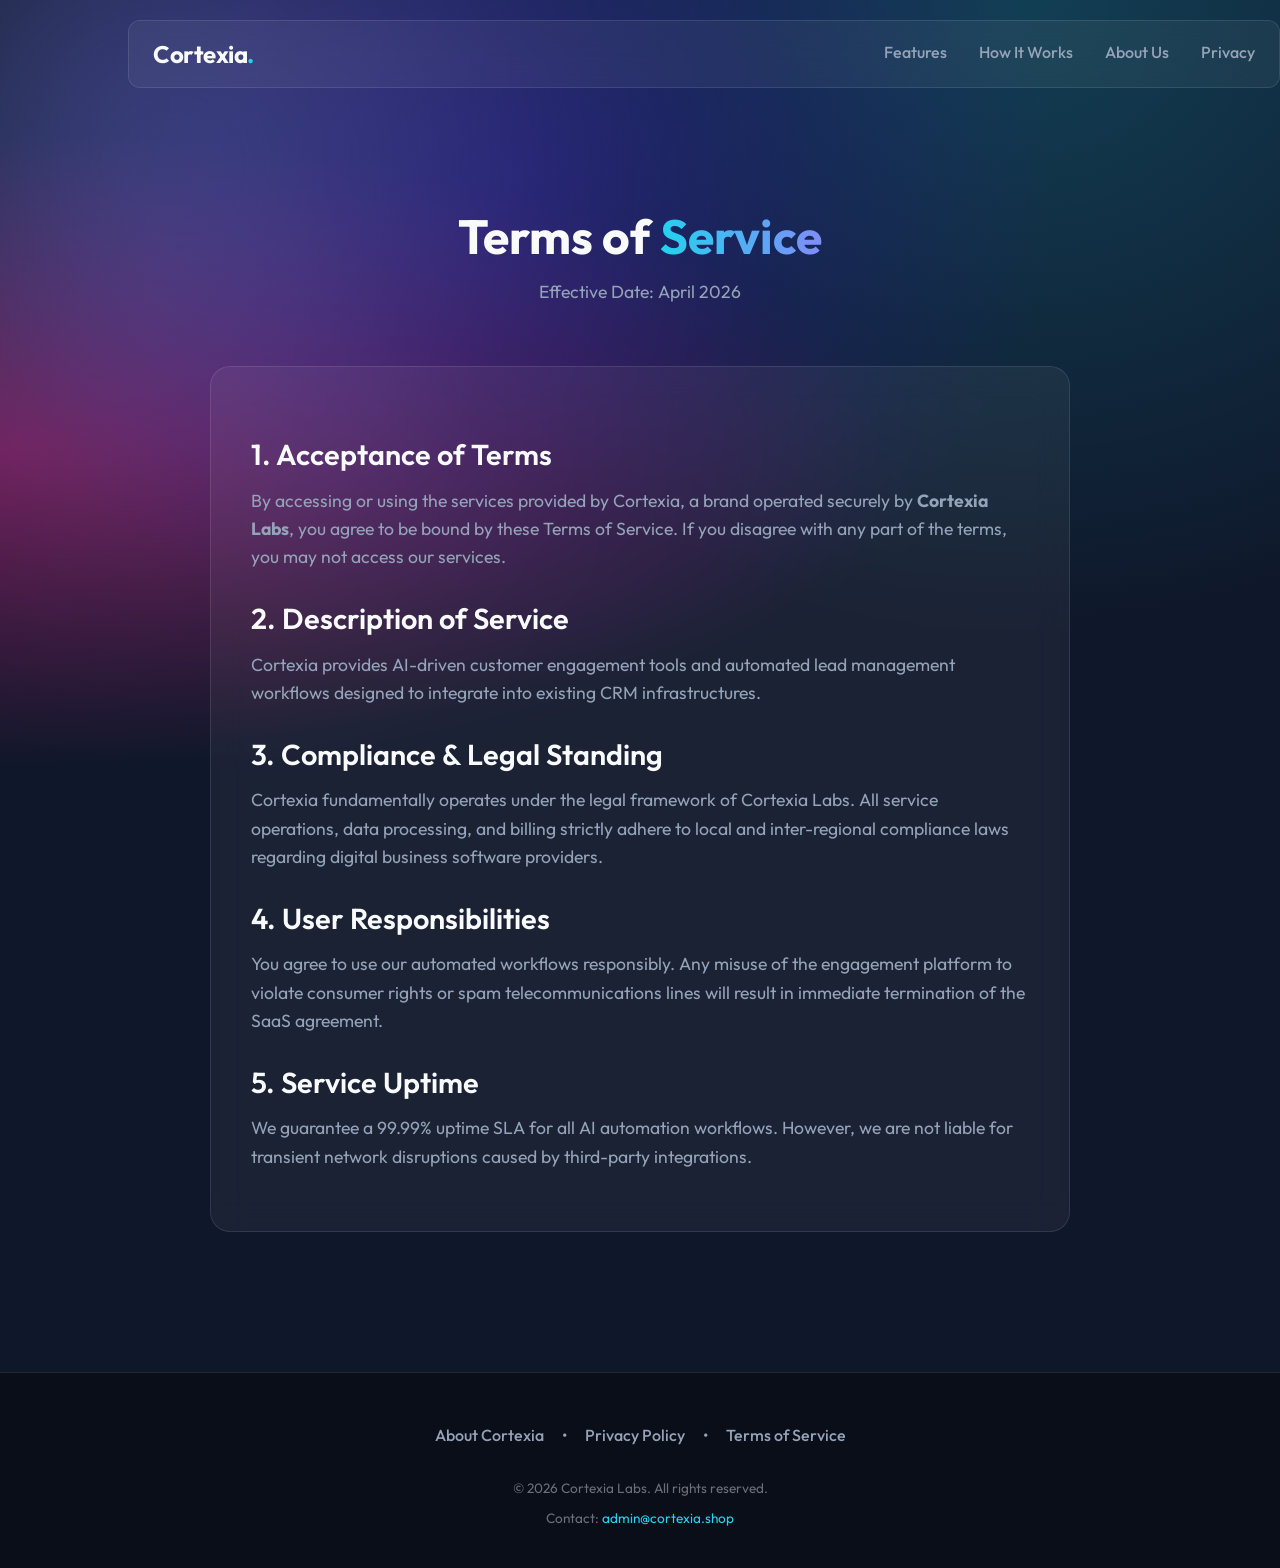
<file: terms-of-service.html>
<!DOCTYPE html>
<html lang="en">
<head>
    <meta charset="UTF-8">
    <meta name="viewport" content="width=device-width, initial-scale=1.0">
    <title>Terms of Service | Cortexia</title>
    <link href="https://fonts.googleapis.com/css2?family=Outfit:wght@300;400;500;600;700&display=swap" rel="stylesheet">
    <link rel="stylesheet" href="style.css">
</head>
<body>
    <div class="blob blob-1"></div>
    <nav class="navbar glass">
        <div class="nav-container">
            <a href="index.html" class="logo">Cortexia<span class="dot">.</span></a>
            <div class="nav-links">
                <a href="index.html#features">Features</a>
                <a href="index.html#how-it-works">How It Works</a>
                <a href="about.html">About Us</a>
                <a href="privacy-policy.html">Privacy</a>
            </div>
        </div>
    </nav>

    <div class="page-header">
        <h1>Terms of <span class="gradient-text">Service</span></h1>
        <p>Effective Date: April 2026</p>
    </div>

    <div class="content-wrapper">
        <div class="content-block glass text-left">
            <h2>1. Acceptance of Terms</h2>
            <p>By accessing or using the services provided by Cortexia, a brand operated securely by <strong>Cortexia Labs</strong>, you agree to be bound by these Terms of Service. If you disagree with any part of the terms, you may not access our services.</p>
            
            <h2>2. Description of Service</h2>
            <p>Cortexia provides AI-driven customer engagement tools and automated lead management workflows designed to integrate into existing CRM infrastructures.</p>

            <h2>3. Compliance & Legal Standing</h2>
            <p>Cortexia fundamentally operates under the legal framework of Cortexia Labs. All service operations, data processing, and billing strictly adhere to local and inter-regional compliance laws regarding digital business software providers.</p>

            <h2>4. User Responsibilities</h2>
            <p>You agree to use our automated workflows responsibly. Any misuse of the engagement platform to violate consumer rights or spam telecommunications lines will result in immediate termination of the SaaS agreement.</p>

            <h2>5. Service Uptime</h2>
            <p>We guarantee a 99.99% uptime SLA for all AI automation workflows. However, we are not liable for transient network disruptions caused by third-party integrations.</p>
        </div>
    </div>

    <footer class="footer" style="margin-top: 60px;">
        <div class="footer-links">
            <a href="about.html">About Cortexia</a> •
            <a href="privacy-policy.html">Privacy Policy</a> •
            <a href="terms-of-service.html">Terms of Service</a>
        </div>
        <div class="footer-bottom">
            <p>&copy; 2026 Cortexia Labs. All rights reserved.</p>
            <p>Contact: <a href="mailto:admin@cortexia.shop">admin@cortexia.shop</a></p>
        </div>
    </footer>
    <script src="script.js"></script>
</body>
</html>
</file>
<file: style.css>
/* Universal Reset */
* { margin: 0; padding: 0; box-sizing: border-box; }
body {
    font-family: 'Outfit', sans-serif;
    background-color: var(--bg-color);
    color: var(--text-primary);
    line-height: 1.6; overflow-x: hidden; position: relative;
    scroll-behavior: smooth;
}

:root {
    --bg-color: #0f172a;
    --surface-color: rgba(255, 255, 255, 0.05);
    --primary: #22d3ee; /* Cyan 400 */
    --primary-dim: rgba(34, 211, 238, 0.2);
    --secondary: #818cf8; /* Indigo 400 */
    --text-primary: #F8FAFC;
    --text-secondary: #94A3B8;
    --border-color: rgba(255, 255, 255, 0.1);
}

body {
    font-family: 'Outfit', sans-serif;
    background-color: var(--bg-color);
    background-image: radial-gradient(at 40% 20%, hsla(253,82%,39%,0.4) 0px, transparent 50%), radial-gradient(at 80% 0%, hsla(189,100%,56%,0.2) 0px, transparent 50%), radial-gradient(at 0% 50%, hsla(333,100%,54%,0.4) 0px, transparent 50%);
    background-attachment: fixed;
    color: var(--text-primary);
    line-height: 1.6; overflow-x: hidden; position: relative;
    scroll-behavior: smooth;
}

h1, h2, h3, h4 { line-height: 1.2; font-weight: 700; }
a { text-decoration: none; color: inherit; }
ul { margin-left: 20px; color: var(--text-secondary); margin-bottom: 20px; }
li { margin-bottom: 8px; }

/* Utilities */
.gradient-text {
    background: linear-gradient(90deg, var(--primary), var(--secondary));
    -webkit-background-clip: text; -webkit-text-fill-color: transparent; display: inline-block;
}
.text-green { color: var(--primary) !important; }
.text-blue { color: var(--secondary) !important; }
.glass {
    background: var(--surface-color); backdrop-filter: blur(16px);
    -webkit-backdrop-filter: blur(16px); border: 1px solid var(--border-color); border-radius: 20px;
}
.glow { box-shadow: 0 0 20px rgba(16, 185, 129, 0.4); }

/* Buttons */
.btn {
    display: inline-flex; align-items: center; justify-content: center;
    padding: 12px 28px; border-radius: 8px; font-weight: 600; font-size: 1rem;
    transition: all 0.3s ease; cursor: pointer; border: none;
}
.btn-primary { background: linear-gradient(90deg, var(--primary), var(--secondary)); color: #000; box-shadow: 0 4px 20px var(--primary-dim); }
.btn-primary:hover { transform: translateY(-2px); box-shadow: 0 8px 30px rgba(129, 140, 248, 0.5); color: #fff; }
.btn-outline { border: 1px solid var(--border-color); background: transparent; backdrop-filter: blur(10px); }
.btn-outline:hover { background: rgba(255, 255, 255, 0.05); }
.btn-text { color: var(--text-secondary); }
.btn-text:hover { color: var(--text-primary); }

/* Trust Banner */
.trust-banner {
    background: #0ea5e9; color: #fff; font-size: 0.85rem; font-weight: 600;
    display: flex; justify-content: center; gap: 32px; padding: 8px 20px;
    position: relative; z-index: 200;
}
.trust-banner i { opacity: 0.8; margin-right: 6px; }

/* Glowing Background Blobs */
.blob {
    position: absolute; border-radius: 50%; filter: blur(140px); z-index: -1;
    opacity: 0.4; animation: drift 20s infinite alternate linear; pointer-events: none;
}
.blob-1 { top: -10%; left: -10%; width: 600px; height: 600px; background: var(--secondary); }
.blob-2 { top: 40%; right: -15%; width: 700px; height: 700px; background: var(--primary); animation-delay: -10s; }
@keyframes drift { 0% { transform: translate(0, 0) scale(1); } 100% { transform: translate(50px, 100px) scale(1.1); } }

/* Navigation */
.navbar {
    position: sticky; top: 20px; left: 50%; width: 90%; max-width: 1200px;
    display: flex; justify-content: center; border-radius: 12px; z-index: 100;
    padding: 14px 0; margin: 20px auto; transition: all 0.3s;
}
.nav-container { display: flex; justify-content: space-between; align-items: center; width: 100%; padding: 0 24px; }
.logo { font-size: 1.5rem; font-weight: 700; letter-spacing: -0.5px; }
.logo .dot { color: var(--primary); }
.nav-links { display: flex; align-items: center; gap: 32px; }
.nav-links a:not(.btn) { color: var(--text-secondary); font-weight: 500; transition: color 0.3s; border-bottom: 2px solid transparent; }
.nav-links a:not(.btn):hover { color: var(--text-primary); border-bottom: 2px solid var(--primary); }
.mobile-menu-btn { display: none; font-size: 1.5rem; cursor: pointer; }

/* Page Header (Subpages) */
.page-header { text-align: center; padding: 100px 20px 40px; }
.page-header h1 { font-size: 3rem; margin-bottom: 12px; }
.page-header p { color: var(--text-secondary); font-size: 1.1rem; }
.content-wrapper { max-width: 900px; margin: 0 auto; padding: 20px; padding-bottom: 80px; }
.content-block { padding: 40px; }
.content-block h2 { font-size: 1.8rem; margin: 30px 0 15px; color: var(--text-primary); font-weight: 600; }
.content-block p { color: var(--text-secondary); margin-bottom: 20px; font-size: 1.1rem; }

/* Hero Section */
.hero { display: flex; flex-direction: column; align-items: center; justify-content: center; text-align: center; padding: 80px 20px; position: relative; max-width: 1200px; margin: 0 auto; }
.badge { display: inline-block; padding: 8px 20px; background: rgba(16, 185, 129, 0.1); color: var(--primary); border-radius: 30px; font-size: 0.875rem; font-weight: 600; margin-bottom: 24px; border: 1px solid rgba(16, 185, 129, 0.3); }
.badge i { margin-right: 6px; }
.hero h1 { font-size: clamp(3rem, 7vw, 5.5rem); letter-spacing: -1.5px; margin-bottom: 24px; max-width: 900px; }
.hero p { font-size: clamp(1.1rem, 2vw, 1.3rem); color: var(--text-secondary); max-width: 600px; margin: 0 auto 40px; }
.hero-actions { display: flex; align-items: center; justify-content: center; gap: 16px; margin-bottom: 90px; }

/* Dashboard Interactive */
.hero-visual { width: 100%; max-width: 900px; perspective: 1200px; cursor: pointer; }
.dashboard-mockup { padding: 1px; transform: rotateX(8deg); transition: transform 0.6s cubic-bezier(0.16, 1, 0.3, 1), box-shadow 0.6s; background: linear-gradient(135deg, rgba(255,255,255,0.08), rgba(255,255,255,0)); box-shadow: 0 30px 60px rgba(0, 0, 0, 0.5); }
.dashboard-mockup:hover { transform: rotateX(0) scale(1.02); box-shadow: 0 40px 80px rgba(16, 185, 129, 0.2); }
.mockup-header { display: flex; justify-content: space-between; align-items: center; padding: 12px 20px; border-bottom: 1px solid var(--border-color); background: rgba(0, 0, 0, 0.3); border-radius: 20px 20px 0 0; }
.traffic-lights { display: flex; gap: 8px; }
.mockup-dot { width: 12px; height: 12px; border-radius: 50%; }
.mockup-dot.red { background: #ef4444; } .mockup-dot.yellow { background: #f59e0b; } .mockup-dot.green { background: #10b981; }
.mockup-status { font-size: 0.8rem; font-weight: 600; color: var(--text-secondary); }
.mockup-body { border-radius: 0 0 20px 20px; }
.mockup-tabs { display: flex; border-bottom: 1px solid var(--border-color); padding: 0 20px; background: rgba(0,0,0,0.1); }
.m-tab { padding: 16px 24px; font-size: 0.9rem; color: var(--text-secondary); cursor: pointer; border-bottom: 2px solid transparent; transition: all 0.3s; font-weight: 500; }
.m-tab:hover { color: var(--text-primary); }
.m-tab.active { color: var(--primary); border-bottom: 2px solid var(--primary); }
.mockup-tab-content { padding: 32px; }
.mockup-stat-row { display: flex; justify-content: space-between; margin-bottom: 40px; text-align: left; }
.stat-label { font-size: 0.875rem; color: var(--text-secondary); margin-bottom: 6px; }
.stat-value { font-size: 1.75rem; font-weight: 700; transition: color 0.3s; }
.mockup-chart { display: flex; align-items: flex-end; justify-content: space-between; gap: 16px; height: 120px; padding-top: 20px; }
.bar { flex: 1; background: var(--secondary); border-radius: 6px 6px 0 0; opacity: 0.8; transition: height 1.5s cubic-bezier(0.16, 1, 0.3, 1), background 0.3s; }
.bar:hover { background: var(--primary); opacity: 1; }
.bar:last-child { background: var(--primary); opacity: 1; }

/* Features Section */
.features { padding: 100px 20px; max-width: 1200px; margin: 0 auto; }
.section-title { text-align: center; margin-bottom: 60px; }
.section-title h2 { font-size: 2.5rem; margin-bottom: 16px; }
.section-title p { color: var(--text-secondary); font-size: 1.1rem; }
.features-grid { display: grid; grid-template-columns: repeat(auto-fit, minmax(300px, 1fr)); gap: 24px; }
.feature-card { padding: 40px 32px; transition: transform 0.3s ease, border-color 0.3s ease, box-shadow 0.3s; cursor: default; }
.feature-card:hover { transform: translateY(-8px); border-color: var(--primary); box-shadow: 0 10px 30px rgba(16, 185, 129, 0.1); }
.feature-icon { width: 60px; height: 60px; border-radius: 14px; background: rgba(16, 185, 129, 0.1); color: var(--primary); display: flex; align-items: center; justify-content: center; margin-bottom: 24px; font-size: 1.5rem; transition: transform 0.3s; }
.feature-card:hover .feature-icon { transform: scale(1.1) rotate(5deg); }
.feature-card h3 { font-size: 1.5rem; margin-bottom: 16px; }
.feature-card p { color: var(--text-secondary); font-size: 0.95rem; }

/* Timeline Section (How it works) */
.timeline-section { padding: 80px 20px; max-width: 1000px; margin: 0 auto; }
.timeline { position: relative; border-left: 2px dashed rgba(255,255,255,0.1); margin-left: 20px; padding-left: 40px; }
.timeline-item { margin-bottom: 40px; position: relative; padding: 30px; transition: all 0.3s; }
.timeline-item:hover { border-color: var(--secondary); transform: translateX(10px); }
.timeline-dot { position: absolute; left: -56px; top: 30px; width: 32px; height: 32px; border-radius: 50%; background: var(--secondary); color: white; display: flex; justify-content: center; align-items: center; font-weight: bold; z-index: 10; box-shadow: 0 0 15px rgba(59, 130, 246, 0.5); }
.timeline-item h3 { font-size: 1.5rem; margin-bottom: 10px; color: var(--primary); }
.timeline-item p { color: var(--text-secondary); font-size: 1.05rem; }

/* FAQ Section */
.faq-section { padding: 80px 20px; max-width: 800px; margin: 0 auto; }
.faq-accordion { padding: 10px; }
.faq-item { border-bottom: 1px solid var(--border-color); }
.faq-item:last-child { border-bottom: none; }
.faq-question { padding: 20px; display: flex; justify-content: space-between; align-items: center; cursor: pointer; transition: background 0.3s; border-radius: 8px; }
.faq-question:hover { background: rgba(255,255,255,0.02); }
.faq-question h4 { font-size: 1.2rem; font-weight: 500; }
.faq-question i { color: var(--primary); transition: transform 0.3s; }
.faq-answer { padding: 0 20px; max-height: 0; overflow: hidden; transition: max-height 0.4s ease, padding 0.4s ease; color: var(--text-secondary); }
.faq-item.active .faq-answer { padding: 0 20px 20px 20px; max-height: 200px; }
.faq-item.active .faq-question i { transform: rotate(45deg); color: #ef4444; }

/* Contact Form Section */
.interactive-form-section { padding: 80px 20px 120px; max-width: 800px; margin: 0 auto; text-align: center; }
.form-container { padding: 50px; }
.form-container h2 { font-size: 2.2rem; margin-bottom: 10px; }
.form-container p { color: var(--text-secondary); margin-bottom: 30px; }
.input-group { display: flex; gap: 16px; margin-bottom: 16px; }
input { width: 100%; padding: 16px 20px; background: rgba(255,255,255,0.02); border: 1px solid var(--border-color); border-radius: 8px; color: white; font-family: 'Outfit', sans-serif; font-size: 1rem; transition: border 0.3s, background 0.3s; }
input:focus { outline: none; border-color: var(--primary); background: rgba(255,255,255,0.05); }

/* Footer Section */
.footer { border-top: 1px solid var(--border-color); padding: 50px 20px 30px; text-align: center; background: rgba(0, 0, 0, 0.4); }
.footer-links { margin-bottom: 30px; font-weight: 500; color: var(--text-secondary); }
.footer-links a { color: var(--text-secondary); margin: 0 15px; transition: color 0.2s; }
.footer-links a:hover { color: var(--primary); }
.footer-bottom { max-width: 800px; margin: 0 auto; color: rgba(255,255,255,0.4); font-size: 0.85rem; }
.footer-bottom p { margin-bottom: 8px; }
.footer-bottom strong { color: var(--text-secondary); font-weight: 600; }
.footer-bottom span { color: var(--text-secondary); }
.footer-bottom a { color: var(--primary); }
.footer-bottom a:hover { color: var(--secondary); text-decoration: underline; }

/* Initial Load Animations */
.animate-up { opacity: 0; transform: translateY(30px); animation: fadeUp 0.8s cubic-bezier(0.16, 1, 0.3, 1) forwards; }
.animate-fade-in { opacity: 0; animation: fadeIn 1.2s ease forwards; }
.delay-1 { animation-delay: 0.15s; } .delay-2 { animation-delay: 0.3s; } .delay-3 { animation-delay: 0.45s; }
@keyframes fadeUp { to { opacity: 1; transform: translateY(0); } }
@keyframes fadeIn { to { opacity: 1; } }

@media (max-width: 768px) {
    .hide-mobile { display: none; }
    .nav-links { display: none; }
    .nav-links.active {
        display: flex; flex-direction: column; position: absolute;
        top: 60px; left: 0; width: 100%; padding: 20px; gap: 20px;
        background: rgba(15, 23, 42, 0.95); backdrop-filter: blur(16px);
        border: 1px solid var(--border-color); border-radius: 12px; z-index: 99;
        box-shadow: 0 20px 40px rgba(0,0,0,0.5);
    }
    .mobile-menu-btn { display: block; }
    .hero { padding-top: 60px; }
    .hero h1 { font-size: 2.5rem; }
    .mockup-stat-row { flex-direction: column; gap: 20px; text-align: center; }
    .content-block { padding: 25px; }
    .input-group { flex-direction: column; }
    .form-container { padding: 30px 15px; }
    .timeline { margin-left: 10px; padding-left: 20px; }
    .timeline-dot { left: -36px; width: 28px; height: 28px; font-size: 0.9rem; }
}
</file>
<file: admin/admin.css>
/* ═══════════════════════════════════════════════════════════════
   Cortexia Ops — Admin Portal CSS
   Dark theme, glassmorphism, Inter font
   ═══════════════════════════════════════════════════════════════ */

:root {
  --bg: #0a0e1a;
  --surface: #111827;
  --surface-2: #1e293b;
  --border: rgba(255,255,255,.06);
  --text: #e2e8f0;
  --text-muted: #64748b;
  --primary: #7C3AED;
  --primary-light: #8B5CF6;
  --success: #10B981;
  --warning: #F59E0B;
  --danger: #EF4444;
  --info: #3B82F6;
  --radius: 12px;
  --sidebar-w: 220px;
}

* { margin: 0; padding: 0; box-sizing: border-box; }
html, body { height: 100%; }
body {
  font-family: 'Inter', system-ui, sans-serif;
  background: var(--bg);
  color: var(--text);
  overflow: hidden;
}

/* ── Login ── */
.login-screen {
  display: flex; align-items: center; justify-content: center;
  height: 100vh;
  background: linear-gradient(135deg, #0a0e1a 0%, #1a1040 100%);
}
.login-card {
  background: var(--surface);
  border: 1px solid var(--border);
  border-radius: 16px;
  padding: 40px;
  width: 360px;
  text-align: center;
}
.login-logo {
  font-size: 40px;
  color: var(--primary-light);
  margin-bottom: 12px;
}
.login-card h1 {
  font-size: 22px;
  font-weight: 700;
  margin-bottom: 4px;
}
.login-sub {
  color: var(--text-muted);
  font-size: 13px;
  margin-bottom: 24px;
}
.login-error {
  display: none;
  background: rgba(239,68,68,.12);
  color: #EF4444;
  padding: 8px 12px;
  border-radius: 8px;
  font-size: 13px;
  margin-bottom: 12px;
}
.login-card input {
  width: 100%;
  padding: 12px 16px;
  margin-bottom: 12px;
  border-radius: 10px;
  border: 1px solid var(--border);
  background: var(--surface-2);
  color: var(--text);
  font-family: inherit;
  font-size: 14px;
  outline: none;
  transition: border-color .2s;
}
.login-card input:focus {
  border-color: var(--primary);
}
.login-card button {
  width: 100%;
  padding: 12px;
  border: none;
  border-radius: 10px;
  background: linear-gradient(135deg, var(--primary), var(--primary-light));
  color: #fff;
  font-family: inherit;
  font-size: 14px;
  font-weight: 600;
  cursor: pointer;
  transition: opacity .2s;
}
.login-card button:hover { opacity: .9; }

/* ── App Layout ── */
.app {
  display: grid;
  grid-template-columns: var(--sidebar-w) 1fr;
  grid-template-rows: 56px 1fr;
  height: 100vh;
}

/* ── Topbar ── */
.topbar {
  grid-column: 1 / -1;
  display: flex;
  align-items: center;
  justify-content: space-between;
  padding: 0 24px;
  background: var(--surface);
  border-bottom: 1px solid var(--border);
  z-index: 10;
}
.topbar-left {
  display: flex;
  align-items: center;
  gap: 10px;
}
.topbar-icon {
  font-size: 18px;
  color: var(--primary-light);
}
.topbar-title {
  font-size: 16px;
  font-weight: 700;
  letter-spacing: -.3px;
}
.topbar-right {
  display: flex;
  align-items: center;
  gap: 12px;
}
.admin-name {
  font-size: 13px;
  color: var(--text-muted);
}
.btn-icon {
  background: none;
  border: none;
  color: var(--text-muted);
  font-size: 16px;
  cursor: pointer;
  padding: 6px;
  border-radius: 6px;
  transition: .2s;
}
.btn-icon:hover { color: var(--danger); background: rgba(239,68,68,.1); }

/* ── Sidebar ── */
.sidebar {
  background: var(--surface);
  border-right: 1px solid var(--border);
  padding: 16px 10px;
  display: flex;
  flex-direction: column;
  gap: 4px;
  overflow-y: auto;
}
.nav-item {
  display: flex;
  align-items: center;
  gap: 10px;
  padding: 10px 14px;
  border-radius: 10px;
  border: none;
  background: none;
  color: var(--text-muted);
  font-family: inherit;
  font-size: 13px;
  font-weight: 500;
  cursor: pointer;
  transition: .2s;
  text-align: left;
  position: relative;
}
.nav-item i { width: 18px; text-align: center; font-size: 14px; }
.nav-item:hover { color: var(--text); background: rgba(255,255,255,.04); }
.nav-item.active { color: #fff; background: linear-gradient(135deg, rgba(79,70,229,.2), rgba(139,92,246,.15)); }
.badge {
  position: absolute;
  right: 10px;
  background: var(--danger);
  color: #fff;
  font-size: 10px;
  font-weight: 700;
  padding: 2px 7px;
  border-radius: 10px;
  min-width: 18px;
  text-align: center;
}

/* ── Content ── */
.content {
  padding: 24px 28px;
  overflow-y: auto;
}
.tab-content { display: none; }
.tab-content.active { display: block; }
.tab-content h2 {
  font-size: 20px;
  font-weight: 700;
  margin-bottom: 20px;
}
.tab-header {
  display: flex;
  align-items: center;
  justify-content: space-between;
  margin-bottom: 20px;
  flex-wrap: wrap;
  gap: 12px;
}
.tab-header h2 { margin-bottom: 0; }

/* ── Stats Grid ── */
.stats-grid {
  display: grid;
  grid-template-columns: repeat(auto-fill, minmax(200px, 1fr));
  gap: 14px;
  margin-bottom: 28px;
}
.stat-card {
  background: var(--surface);
  border: 1px solid var(--border);
  border-radius: var(--radius);
  padding: 18px;
  display: flex;
  align-items: center;
  gap: 14px;
  transition: transform .15s, box-shadow .15s;
}
.stat-card:hover {
  transform: translateY(-2px);
  box-shadow: 0 8px 24px rgba(0,0,0,.3);
}
.stat-card.accent { border-color: rgba(245,158,11,.2); }
.stat-icon {
  width: 44px; height: 44px;
  border-radius: 10px;
  display: flex; align-items: center; justify-content: center;
  font-size: 18px;
  flex-shrink: 0;
}
.stat-value {
  font-size: 24px;
  font-weight: 700;
  letter-spacing: -.5px;
}
.stat-label {
  font-size: 12px;
  color: var(--text-muted);
  margin-top: 2px;
}

/* ── Section Card ── */
.section-card {
  background: var(--surface);
  border: 1px solid var(--border);
  border-radius: var(--radius);
  padding: 20px;
  margin-bottom: 20px;
}
.section-card h3 {
  font-size: 15px;
  font-weight: 600;
  margin-bottom: 14px;
}

/* ── Filter Bar ── */
.filter-bar { display: flex; gap: 6px; }
.filter-chip {
  padding: 6px 14px;
  border-radius: 20px;
  border: 1px solid var(--border);
  background: transparent;
  color: var(--text-muted);
  font-family: inherit;
  font-size: 12px;
  font-weight: 500;
  cursor: pointer;
  transition: .2s;
}
.filter-chip:hover { color: var(--text); border-color: rgba(255,255,255,.15); }
.filter-chip.active {
  background: rgba(79,70,229,.15);
  border-color: rgba(139,92,246,.3);
  color: var(--primary-light);
}

/* ── Device List / Cards ── */
.device-list { display: flex; flex-direction: column; gap: 10px; }

.device-card {
  background: var(--surface);
  border: 1px solid var(--border);
  border-radius: var(--radius);
  padding: 16px 18px;
  display: flex;
  align-items: center;
  gap: 14px;
  transition: .15s;
}
.device-card:hover { border-color: rgba(255,255,255,.1); }

.device-icon {
  width: 42px; height: 42px;
  border-radius: 10px;
  display: flex; align-items: center; justify-content: center;
  font-size: 18px;
  flex-shrink: 0;
}
.device-icon.pending { background: rgba(245,158,11,.12); color: var(--warning); }
.device-icon.active { background: rgba(16,185,129,.12); color: var(--success); }
.device-icon.rejected { background: rgba(239,68,68,.12); color: var(--danger); }
.device-icon.offline { background: rgba(100,116,139,.12); color: var(--text-muted); }

.device-info { flex: 1; min-width: 0; }
.device-name { font-size: 14px; font-weight: 600; }
.device-meta { font-size: 12px; color: var(--text-muted); margin-top: 2px; }

.pairing-code-tag {
  font-family: 'Inter', monospace;
  font-size: 16px;
  font-weight: 700;
  letter-spacing: 3px;
  padding: 6px 14px;
  border-radius: 8px;
  background: linear-gradient(135deg, rgba(79,70,229,.15), rgba(139,92,246,.15));
  border: 1px solid rgba(139,92,246,.25);
  color: var(--primary-light);
}

.device-actions { display: flex; gap: 8px; flex-shrink: 0; }

.btn-sm {
  padding: 6px 14px;
  border-radius: 8px;
  border: none;
  font-family: inherit;
  font-size: 12px;
  font-weight: 600;
  cursor: pointer;
  transition: .15s;
}
.btn-approve { background: rgba(16,185,129,.15); color: var(--success); }
.btn-approve:hover { background: rgba(16,185,129,.25); }
.btn-reject { background: rgba(239,68,68,.12); color: var(--danger); }
.btn-reject:hover { background: rgba(239,68,68,.2); }

.status-dot {
  width: 8px; height: 8px;
  border-radius: 50%;
  display: inline-block;
  margin-right: 6px;
}
.status-dot.online { background: var(--success); box-shadow: 0 0 6px rgba(16,185,129,.5); }
.status-dot.warning { background: var(--warning); }
.status-dot.offline { background: var(--text-muted); }
.status-dot.pending { background: var(--warning); animation: pulse 2s infinite; }

@keyframes pulse {
  0%, 100% { opacity: 1; }
  50% { opacity: .4; }
}

/* ── Empty State ── */
.empty-state {
  text-align: center;
  padding: 48px 24px;
  color: var(--text-muted);
}
.empty-state i { font-size: 36px; margin-bottom: 12px; display: block; }
.empty-state p { font-size: 14px; }

/* ── Business Card ── */
.biz-card {
  background: var(--surface);
  border: 1px solid var(--border);
  border-radius: var(--radius);
  padding: 18px;
  display: grid;
  grid-template-columns: 1fr auto;
  gap: 8px;
  transition: .15s;
}
.biz-card:hover { border-color: rgba(255,255,255,.1); }
.biz-name { font-size: 15px; font-weight: 600; }
.biz-meta { font-size: 12px; color: var(--text-muted); margin-top: 4px; }
.biz-stats {
  display: flex;
  gap: 16px;
  align-items: center;
}
.biz-stat {
  text-align: center;
}
.biz-stat-val { font-size: 18px; font-weight: 700; }
.biz-stat-label { font-size: 10px; color: var(--text-muted); text-transform: uppercase; letter-spacing: .5px; }

/* ── Responsive ── */
@media (max-width: 768px) {
  .app {
    grid-template-columns: 1fr;
    grid-template-rows: 56px auto 1fr;
  }
  .sidebar {
    flex-direction: row;
    overflow-x: auto;
    padding: 8px 10px;
    border-right: none;
    border-bottom: 1px solid var(--border);
    gap: 4px;
  }
  .nav-item span { display: none; }
  .nav-item { padding: 10px 14px; justify-content: center; }
  .stats-grid { grid-template-columns: repeat(2, 1fr); }
  .content { padding: 16px; }
}
</file>
